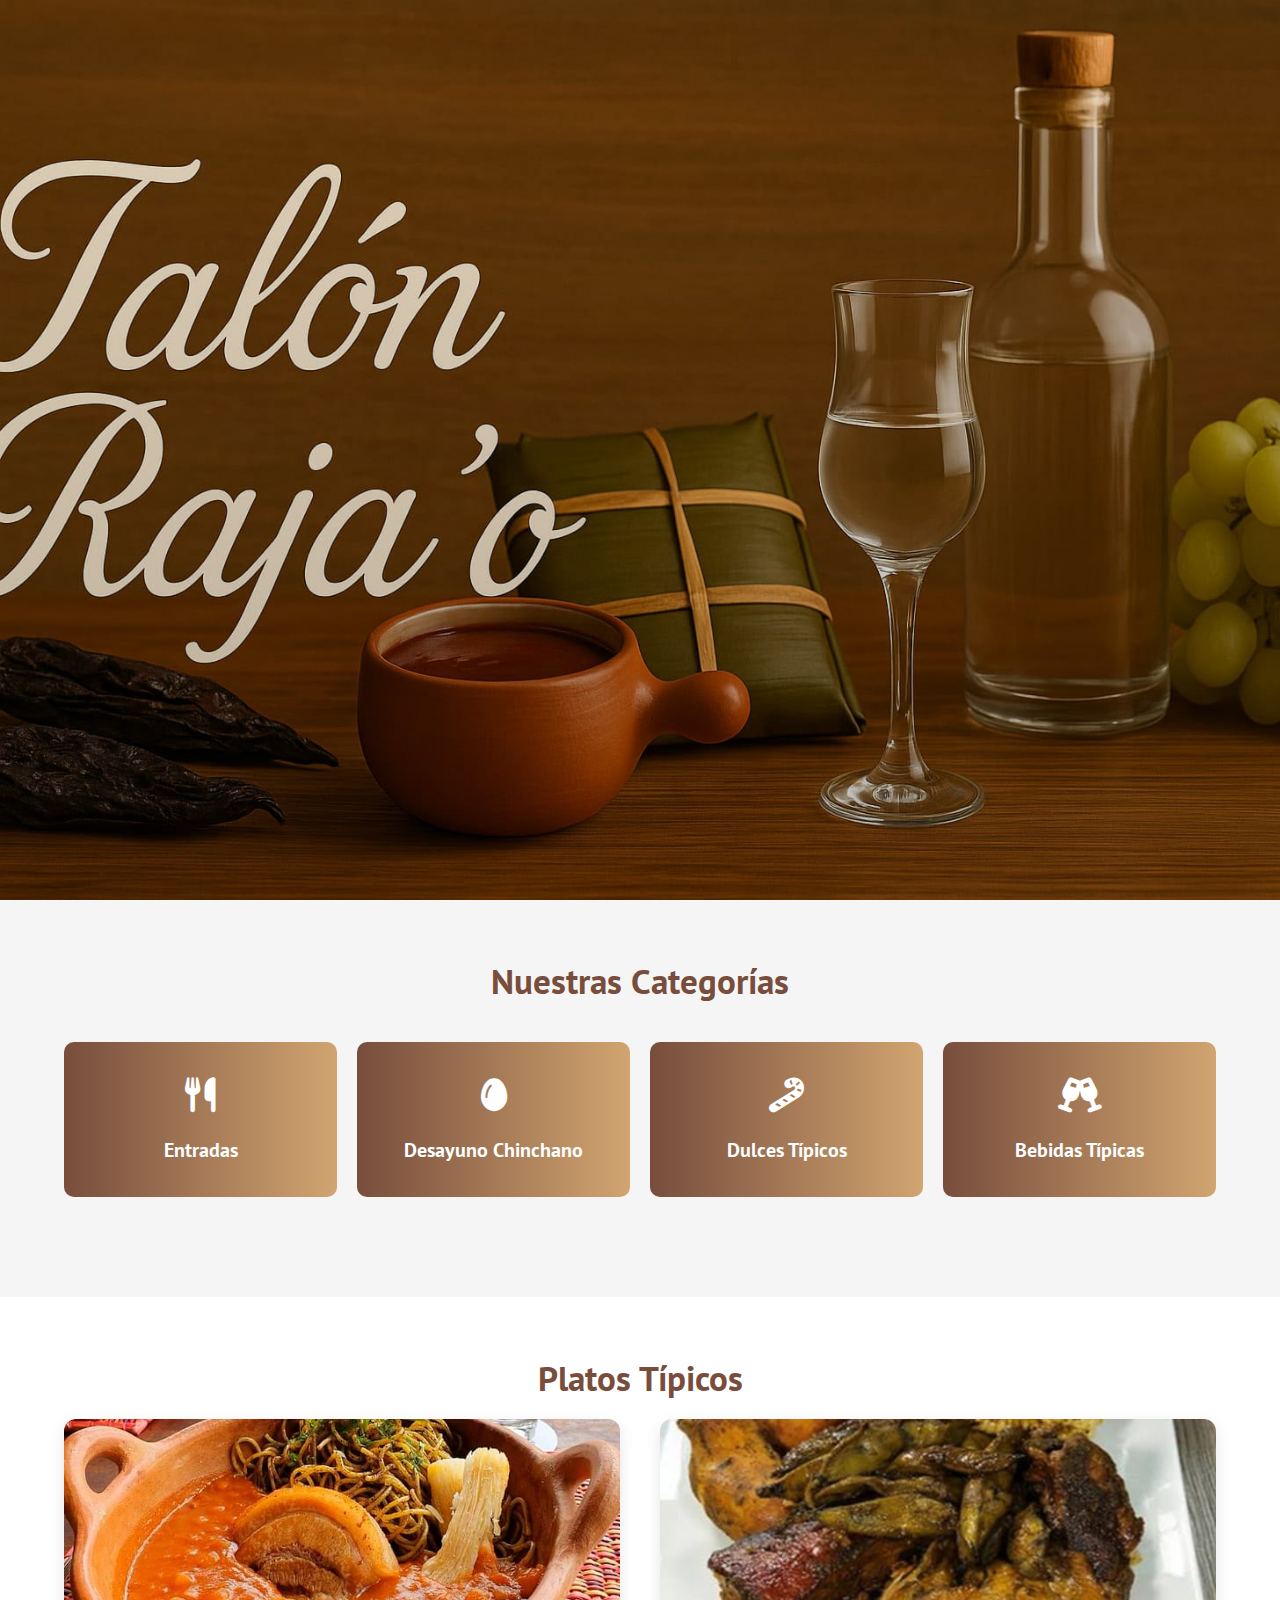
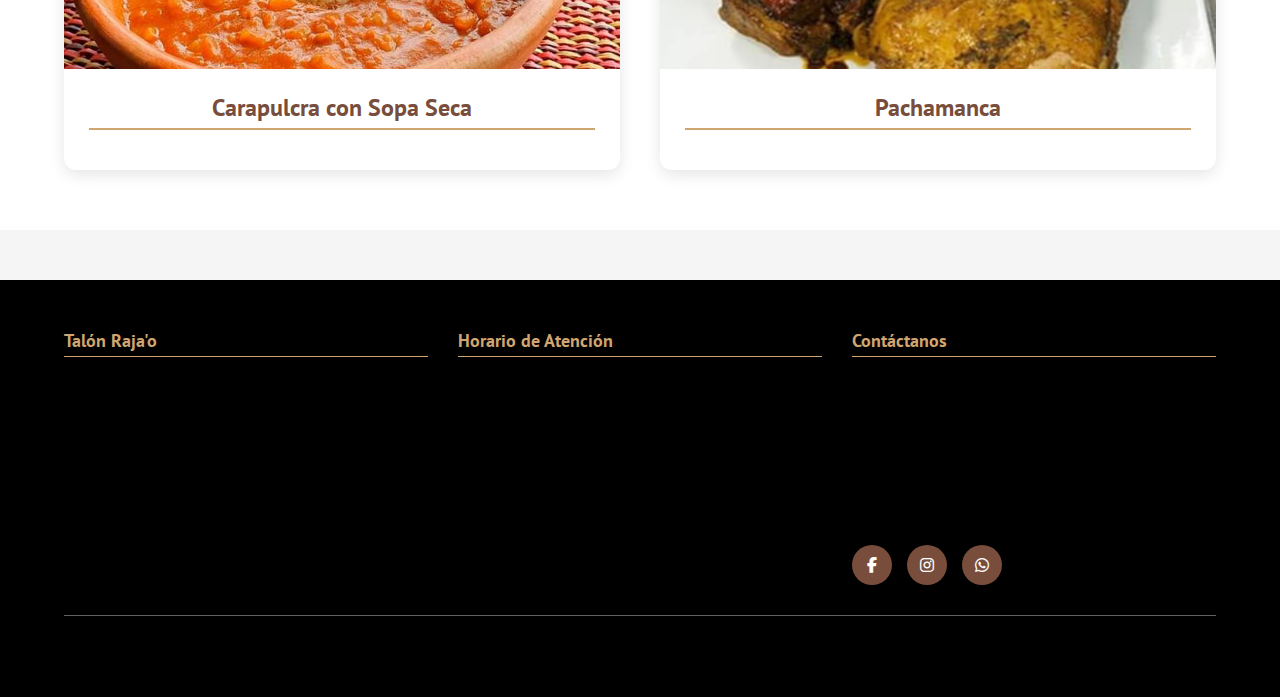
<file: index.html>
<!DOCTYPE html>
<html lang="es">
<head>
    <meta charset="UTF-8" />
    <meta name="viewport" content="width=device-width, initial-scale=1.0" />
    <title>Talón Raja'o - Comida Tradicional</title>
    <link href="https://fonts.googleapis.com/css2?family=Kaushan+Script&family=Open+Sans:ital,wght@0,300..800;1,300..800&family=PT+Sans:wght@400;700&display=swap" rel="stylesheet">
    <link rel="stylesheet" href="https://cdnjs.cloudflare.com/ajax/libs/font-awesome/6.4.0/css/all.min.css">
    <link rel="stylesheet" href="css/style.css">
</head>
<body>
    <a href="index.html">
        <header class="header">
            <div class="box-shadow"></div>
            <div class="contenedor">
                <div class="barra">
                    <a href="index.html" class="logo">
                    <!--
                        <h1 class="logo__nombre centrar-texto no-margin font-kaushan">
                            Talón Raja'o
                        </h1>
                -->
                    </a>

                    <!-- <nav class="navegacion">
                        <a href="entradas.html" class="navegacion__enlace">Entradas Adicionales</a>
                        <a href="desayuno.html" class="navegacion__enlace">Desayuno Chinchano</a>
                        <a href="dulcestipico.html" class="navegacion__enlace">Dulces Típicos</a>
                        <a href="tragos.html" class="navegacion__enlace">Bebidas Típicas</a>
                    </nav> -->
                </div>
                
                <div class="header__texto">
                <!--     <h2 class="no-margin">Auténtica Comida Tradicional</h2> -->
                <!--  <p class="header__slogan">Sabores que evocan recuerdos y crean momentos</p> -->
                <!--  <a href="#platos" class="btn">Ver Especialidades</a> -->
                </div>
            </div>
        </header>
    </a>

    <section class="seccion">
        <div class="contenedor">
            <h2 class="centrar-texto">Nuestras Categorías</h2>
            
            <div class="categorias">
                  
                 <a href="entradas.html">
                    <div class="categoria">
                        <div class="categoria__icono">
                            <i class="fas fa-utensils"></i>
                        </div>
                        <h3 class="categoria__titulo">Entradas</h3>
                    </div>
                </a> 
                 
                <a href="desayuno.html">
                   <div class="categoria">
                        <div class="categoria__icono">
                            <i class="fas fa-egg"></i>
                        </div>
                        <h3 class="categoria__titulo">Desayuno Chinchano</h3>
                        <!-- <p class="categoria__desc">Energía para comenzar tu día</p> -->
                    </div>                    
                    </a>
           
                <a href="dulcestipico.html">
                    <div class="categoria">
                        <div class="categoria__icono">
                            <i class="fas fa-candy-cane"></i>
                        </div>
                        <h3 class="categoria__titulo">Dulces Típicos</h3>
                        <!-- <p class="categoria__desc">Postres tradicionales con sabor auténtico</p> -->
                    </div>    
                 </a>

                <a href="tragos.html">
                     <div class="categoria" >
                        <div class="categoria__icono">
                            <i class="fas fa-glass-cheers"></i>
                        </div>
                        <h3 class="categoria__titulo">Bebidas Típicas</h3>
                        <!-- <p class="categoria__desc">Acompaña tu comida con bebidas tradicionales</p> -->
                    </div>
                </a>
            </div>
        </div>
    </section>

    <section id="platos" class="seccion seccion--clara">
        <div class="contenedor">
            <h2 class="centrar-texto">Platos Típicos</h2>
            
            <div class="contenido-principal">
                <article class="entrada">
                    <div class="entrada__imagen">
                        <img src="img/Plato Principal/carapulcra_fotoprincipal.jpg" alt="Carapulcra con Sopa Seca" loading="lazy" />
                    </div>
                    <div class="entrada__contenido">
                        <h3 class="entrada__titulo no-margin centrar-texto">Carapulcra con Sopa Seca</h3>
                   <!--      <p class="entrada__texto alinear-justificar">
                            La carapulcra con sopa seca ofrece una experiencia gastronómica rica y satisfactoria, con la combinación de texturas y sabores de ambos platos, 
                            la textura robusta de la carapulcra y la complejidad y el equilibrio de la sopa seca. Esta combinación no solo es un festín para el paladar, 
                            sino también un reflejo de la rica herencia cultural y culinaria de la Provincia de Chincha.
                        </p> -->
                    <!--     <span class="precio">S/ 25.00</span>
                        <a href="#" class="btn">Ordenar Ahora</a> -->
                    </div>
                </article>

                <article class="entrada">
                    <div class="entrada__imagen">
                        <img src="img/Plato Principal/pachamanca.jpg" alt="Pachamanca" loading="lazy" />
                    </div>
                    <div class="entrada__contenido">
                        <h3 class="entrada__titulo no-margin centrar-texto">Pachamanca</h3>
                       <!--  <p class="entrada__texto alinear-justificar">
                            La pachamanca tiene un sabor profundo y complejo debido a la combinación de diversas hierbas, especias y el método de cocción lento. La carne queda tierna y jugosa, mientras que los vegetales absorben los sabores de las hierbas y especias. Los ingredientes típicos incluyen carnes como cerdo, pollo, cordero, o res, papas, 
                            camotes, choclo, queso y a veces habas. Las carnes y vegetales se sazonan con una mezcla de especias, hierbas, y ajíes para darles sabor.
                        </p> -->
                       <!--  <span class="precio">S/ 35.00</span>
                        <a href="#" class="btn">Ordenar Ahora</a> -->
                    </div>
                </article>
            </div>
        </div>
    </section>

    
    <footer class="footer">
        <div class="contenedor">
            <div class="footer__contenido">
                <div class="footer__seccion">
                    <h4>Talón Raja'o</h4>
                    <p>Auténtica comida tradicional preparada con recetas ancestrales y los mejores ingredientes.</p>
                </div>
                
            <!--     <div class="footer__seccion">
                    <h4>Enlaces Rápidos</h4>
                    <a href="index.html" class="footer__enlace">Inicio</a>
                    <a href="nosotros.html" class="footer__enlace">Nosotros</a>
                    <a href="menu.html" class="footer__enlace">Menú Completo</a>
                    <a href="contacto.html" class="footer__enlace">Contacto</a>
                </div> -->
                
                <div class="footer__seccion">
                    <h4>Horario de Atención</h4>
                    <p>Viernes y Sábado: 12:00 am - 4:00 pm</p>
                   
                </div>
                
                <div class="footer__seccion">
                    <h4>Contáctanos</h4>
                    <p><i class="fas fa-map-marker-alt"></i> Av. Argentina N° 778 C.C El Reloj 3er Piso Puesto 3014/ Frente a las Malvinas, al frente de la canchas de Fulbito</p>
                    <p><i class="fas fa-phone"></i> 903150565 - 935378556</p>
                    <p><i class="fas fa-envelope"></i> amcproducts.ventas@gmail.com</p>
                    
                    <div class="footer__redes">
                        <a href="https://www.facebook.com/profile.php?id=61564654903970&mibextid=qi2Omg&rdid=HOniZevAsXAgO3O5&share_url=https%3A%2F%2Fwww.facebook.com%2Fshare%2FE2smDupSU3duQyJ4%2F%3Fmibextid%3Dqi2Omg"><i class="fab fa-facebook-f"></i></a>
                        <a href="https://www.instagram.com/amcproduts?utm_source=qr&igsh=MTFsaTM4eG1rd3JwZw=="><i class="fab fa-instagram"></i></a>
                        <a href="https://wa.me/903150565"><i class="fab fa-whatsapp"></i></a>
                    </div>
                </div>
            </div>
            
            <div class="footer__copyright">
                <p>&copy; 2025 Talón Raja'o - Todos los derechos reservados</p>
            </div>
        </div>
    </footer>
  
</body>
</html>
</file>
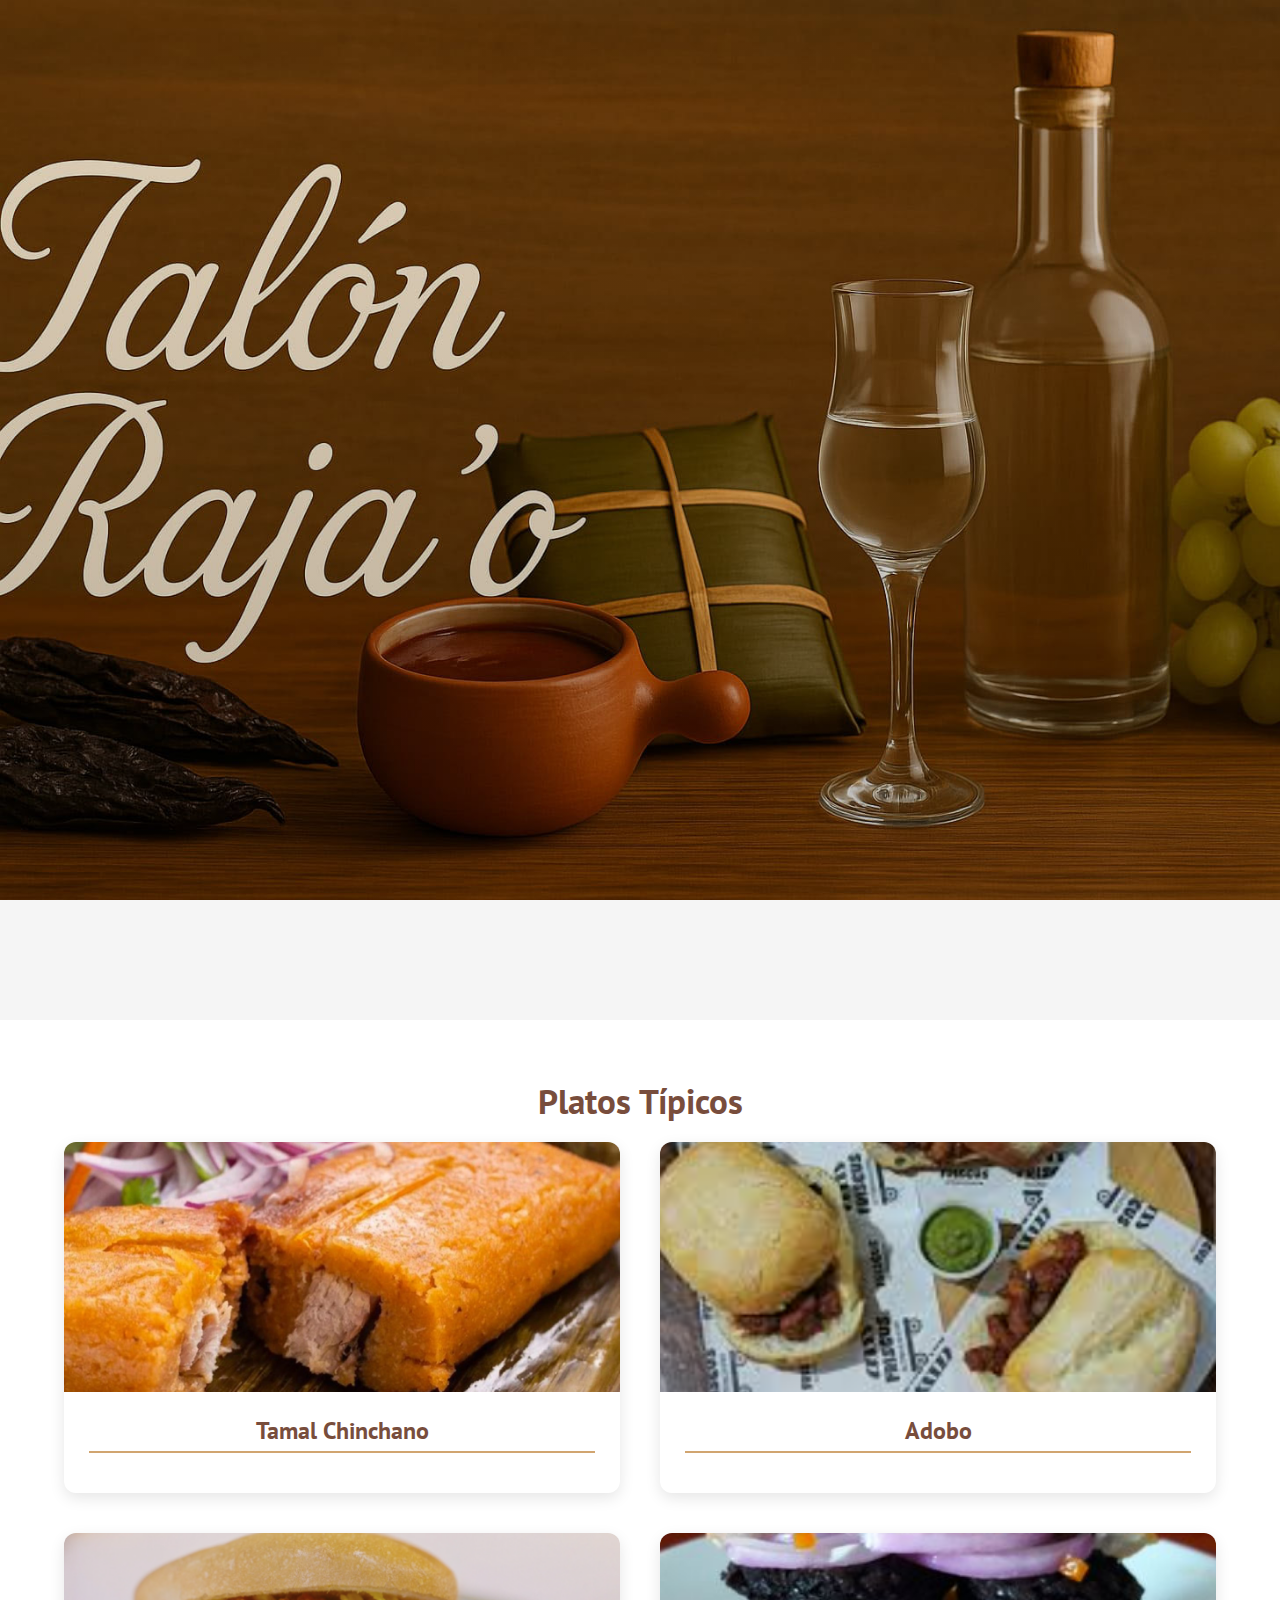
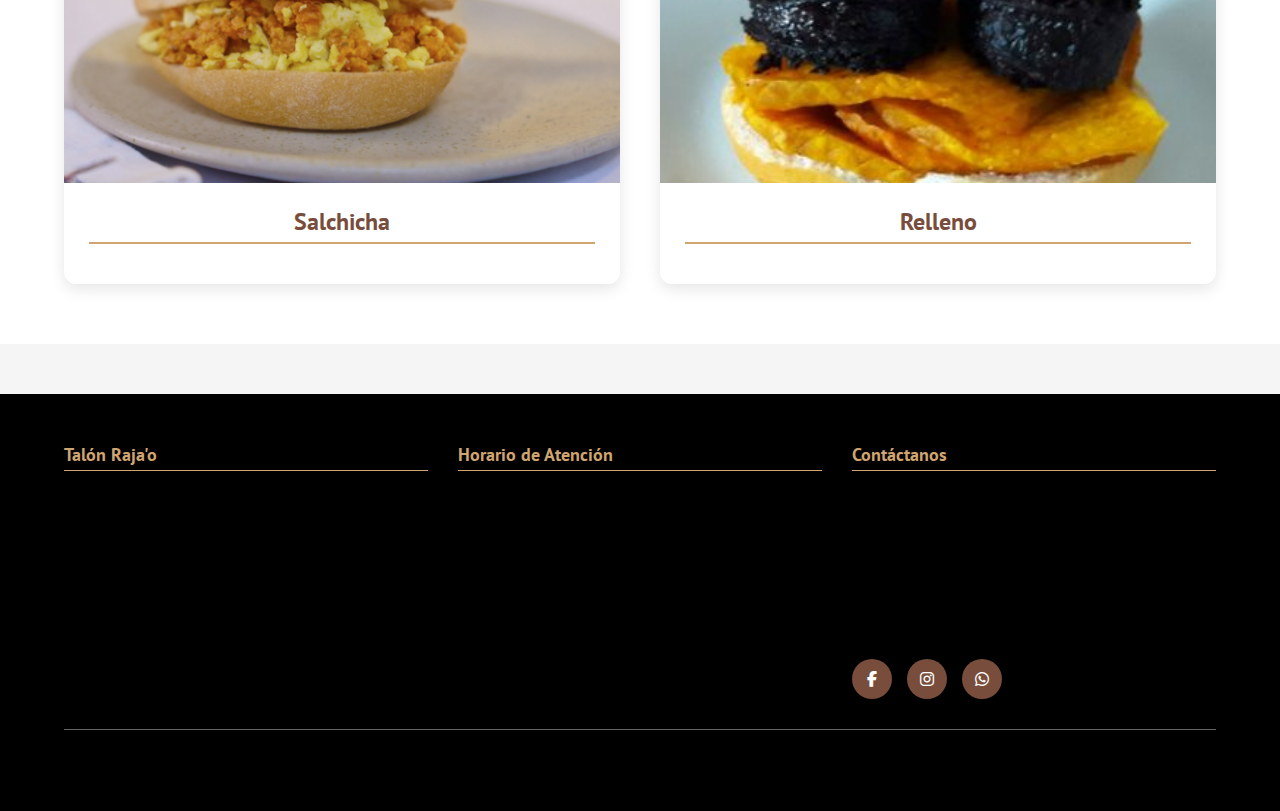
<file: desayuno.html>
<!DOCTYPE html>
<html lang="es">
<head>
    <meta charset="UTF-8" />
    <meta name="viewport" content="width=device-width, initial-scale=1.0" />
    <title>Talón Raja'o - Comida Tradicional</title>
    <link href="https://fonts.googleapis.com/css2?family=Kaushan+Script&family=Open+Sans:ital,wght@0,300..800;1,300..800&family=PT+Sans:wght@400;700&display=swap" rel="stylesheet">
    <link rel="stylesheet" href="https://cdnjs.cloudflare.com/ajax/libs/font-awesome/6.4.0/css/all.min.css">
    <link rel="stylesheet" href="css/style.css">
</head>
<body>
    <header class="header">
        <a href="index.html">
            <div class="box-shadow"></div>
            <div class="contenedor">
                <div class="barra">
                    <a href="index.html" class="logo">
                    </a>

                <!--  <nav class="navegacion">
                        <a href="entradas.html" class="navegacion__enlace">Entradas Adicionales</a>
                        <a href="desayuno.html" class="navegacion__enlace">Desayuno Chinchano</a>
                        <a href="dulcestipico.html" class="navegacion__enlace">Dulces Típicos</a>
                        <a href="tragos.html" class="navegacion__enlace">Bebidas Típicas</a>
                    </nav> -->
                </div>
                
                <div class="header__texto">
                <!--  <h2 class="no-margin">Auténtica Comida Tradicional</h2>
                    <p class="header__slogan">Sabores que evocan recuerdos y crean momentos</p>
                    <a href="#platos" class="btn">Ver Especialidades</a> -->
                </div>
            </div>
        </a>
    </header>

    <section class="seccion">
       
    </section>

    <section id="platos" class="seccion seccion--clara">
      <div class="contenedor">
            <h2 class="centrar-texto">Platos Típicos</h2>
            
            <div class="contenido-principal">
                <article class="entrada">
                    <div class="entrada__imagen">
                        <img src="img/Desayuno/tamal2.png" alt="Tamal Chinchano" loading="lazy" />
                    </div>
                    <div class="entrada__contenido">
                        <h3 class="entrada__titulo no-margin centrar-texto">Tamal Chinchano</h3>
                      <!--   <p class="entrada__texto alinear-justificar">
                            La carapulcra con sopa seca ofrece una experiencia gastronómica rica y satisfactoria, con la combinación de texturas y sabores de ambos platos, 
                            la textura robusta de la carapulcra y la complejidad y el equilibrio de la sopa seca. Esta combinación no solo es un festín para el paladar, 
                            sino también un reflejo de la rica herencia cultural y culinaria de la Provincia de Chincha.
                        </p> -->
                    <!--     <span class="precio">S/ 25.00</span>
                        <a href="#" class="btn">Ordenar Ahora</a> -->
                    </div>
                </article>

                <article class="entrada">
                    <div class="entrada__imagen">
                        <img src="img/Desayuno/adobo2.png" alt="Adobo" loading="lazy" />
                    </div>
                    <div class="entrada__contenido">
                        <h3 class="entrada__titulo no-margin centrar-texto">Adobo</h3>
                        <!-- <p class="entrada__texto alinear-justificar">
                            La pachamanca tiene un sabor profundo y complejo debido a la combinación de diversas hierbas, especias y el método de cocción lento. La carne queda tierna y jugosa, mientras que los vegetales absorben los sabores de las hierbas y especias. Los ingredientes típicos incluyen carnes como cerdo, pollo, cordero, o res, papas, 
                            camotes, choclo, queso y a veces habas. Las carnes y vegetales se sazonan con una mezcla de especias, hierbas, y ajíes para darles sabor.
                        </p> -->
                       <!--  <span class="precio">S/ 35.00</span>
                        <a href="#" class="btn">Ordenar Ahora</a> -->
                    </div>
                </article>
                
                <article class="entrada">
                    <div class="entrada__imagen">
                        <img src="img/Desayuno/salchicha2.png" alt="Salchicha" loading="lazy" />
                    </div>
                    <div class="entrada__contenido">
                        <h3 class="entrada__titulo no-margin centrar-texto">Salchicha</h3>
                        <!-- <p class="entrada__texto alinear-justificar">
                            La pachamanca tiene un sabor profundo y complejo debido a la combinación de diversas hierbas, especias y el método de cocción lento. La carne queda tierna y jugosa, mientras que los vegetales absorben los sabores de las hierbas y especias. Los ingredientes típicos incluyen carnes como cerdo, pollo, cordero, o res, papas, 
                            camotes, choclo, queso y a veces habas. Las carnes y vegetales se sazonan con una mezcla de especias, hierbas, y ajíes para darles sabor.
                        </p> -->
                       <!--  <span class="precio">S/ 35.00</span>
                        <a href="#" class="btn">Ordenar Ahora</a> -->
                    </div>
                </article>

                <article class="entrada">
                    <div class="entrada__imagen">
                        <img src="img/Desayuno/relleno.png" alt="Relleno" loading="lazy" />
                    </div>
                    <div class="entrada__contenido">
                        <h3 class="entrada__titulo no-margin centrar-texto">Relleno</h3>
                        <!-- <p class="entrada__texto alinear-justificar">
                            La pachamanca tiene un sabor profundo y complejo debido a la combinación de diversas hierbas, especias y el método de cocción lento. La carne queda tierna y jugosa, mientras que los vegetales absorben los sabores de las hierbas y especias. Los ingredientes típicos incluyen carnes como cerdo, pollo, cordero, o res, papas, 
                            camotes, choclo, queso y a veces habas. Las carnes y vegetales se sazonan con una mezcla de especias, hierbas, y ajíes para darles sabor.
                        </p> -->
                       <!--  <span class="precio">S/ 35.00</span>
                        <a href="#" class="btn">Ordenar Ahora</a> -->
                    </div>
                </article>
            </div>
        </div>
    </section>

     <footer class="footer">
        <div class="contenedor">
            <div class="footer__contenido">
                <div class="footer__seccion">
                    <h4>Talón Raja'o</h4>
                    <p>Auténtica comida tradicional preparada con recetas ancestrales y los mejores ingredientes.</p>
                </div>
                
            <!--     <div class="footer__seccion">
                    <h4>Enlaces Rápidos</h4>
                    <a href="index.html" class="footer__enlace">Inicio</a>
                    <a href="nosotros.html" class="footer__enlace">Nosotros</a>
                    <a href="menu.html" class="footer__enlace">Menú Completo</a>
                    <a href="contacto.html" class="footer__enlace">Contacto</a>
                </div> -->
                
                <div class="footer__seccion">
                    <h4>Horario de Atención</h4>
                    <p>Viernes y Sábado: 12:00 am - 4:00 pm</p>
                   
                </div>
                
                <div class="footer__seccion">
                    <h4>Contáctanos</h4>
                    <p><i class="fas fa-map-marker-alt"></i> Av. Argentina N° 778 C.C El Reloj 3er Piso Puesto 3014/ Frente a las Malvinas, al frente de la canchas de Fulbito</p>
                    <p><i class="fas fa-phone"></i> 903150565 - 935378556</p>
                    <p><i class="fas fa-envelope"></i> amcproducts.ventas@gmail.com</p>
                    
                    <div class="footer__redes">
                        <a href="https://www.facebook.com/profile.php?id=61564654903970&mibextid=qi2Omg&rdid=HOniZevAsXAgO3O5&share_url=https%3A%2F%2Fwww.facebook.com%2Fshare%2FE2smDupSU3duQyJ4%2F%3Fmibextid%3Dqi2Omg"><i class="fab fa-facebook-f"></i></a>
                        <a href="https://www.instagram.com/amcproduts?utm_source=qr&igsh=MTFsaTM4eG1rd3JwZw=="><i class="fab fa-instagram"></i></a>
                        <a href="https://wa.me/903150565"><i class="fab fa-whatsapp"></i></a>
                    </div>
                </div>
            </div>
            
            <div class="footer__copyright">
                <p>&copy; 2025 Talón Raja'o - Todos los derechos reservados</p>
            </div>
        </div>
    </footer>
</body>
</html>
</file>
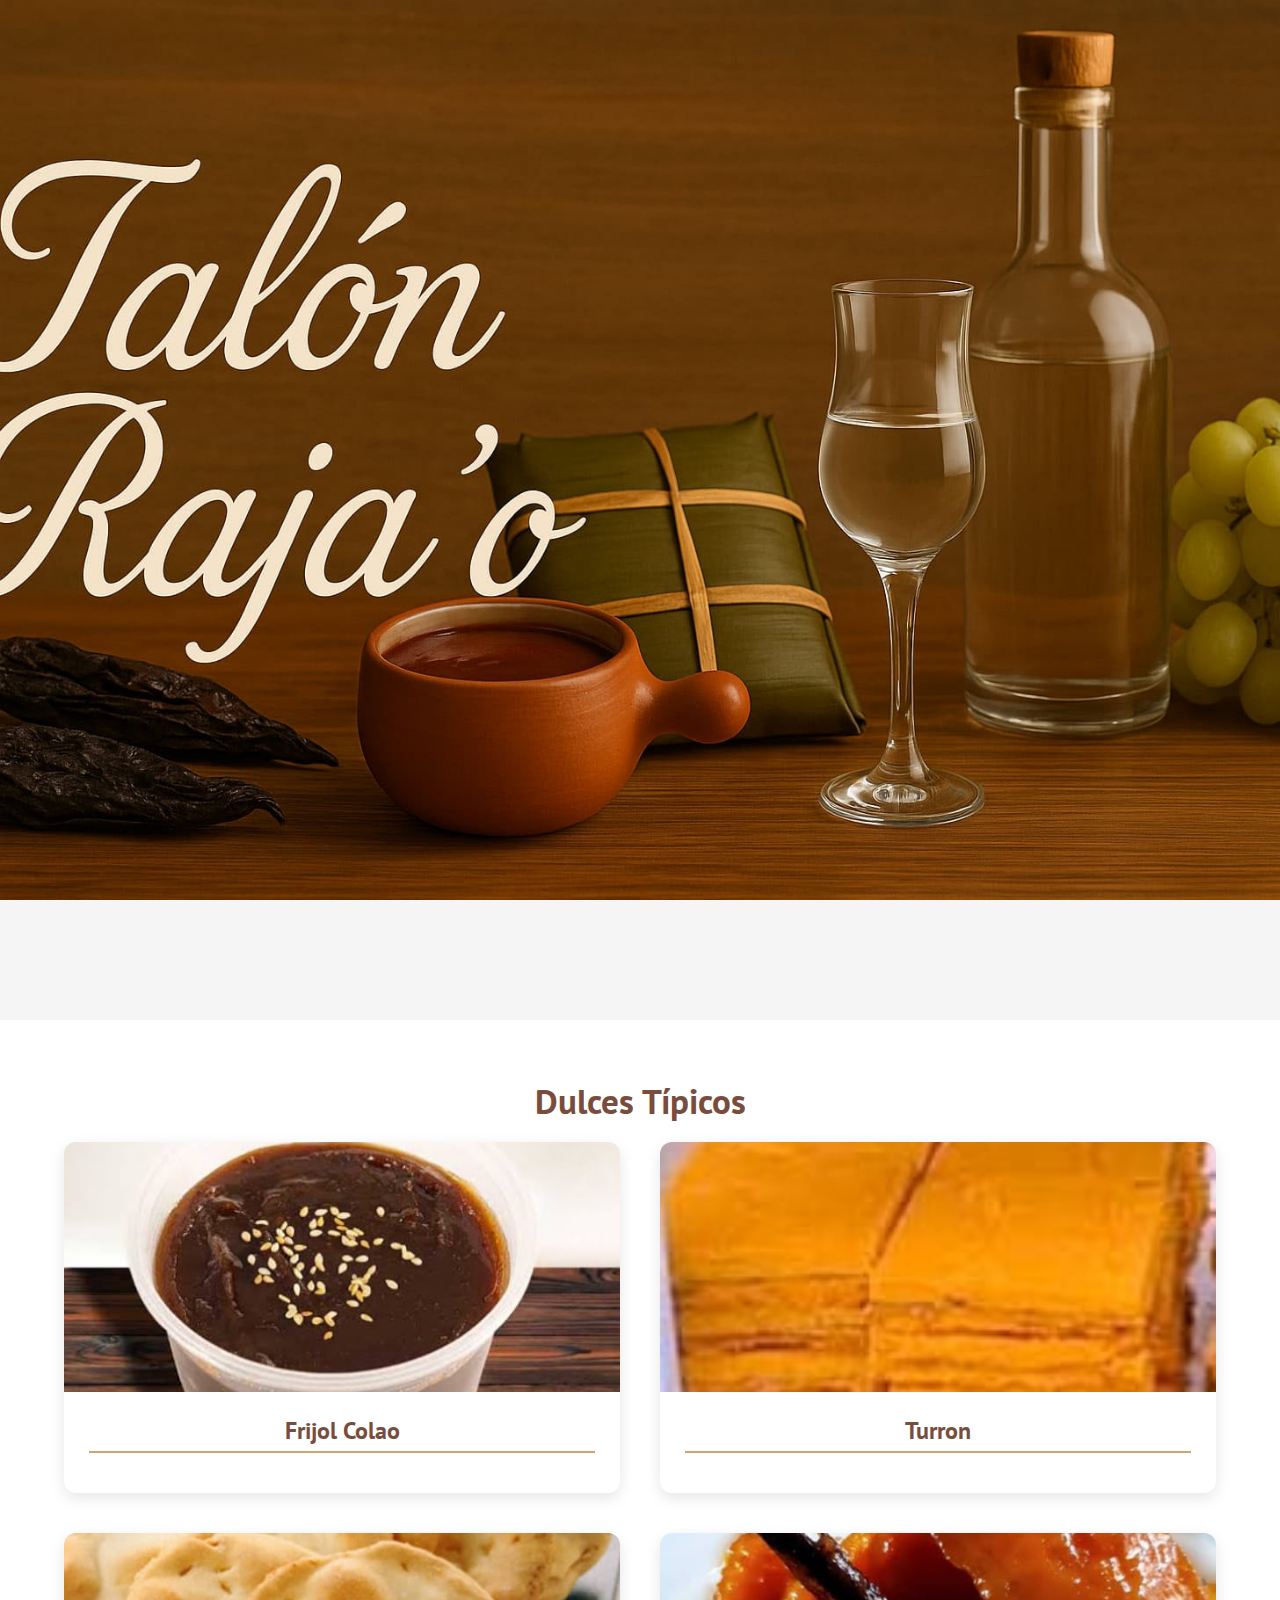
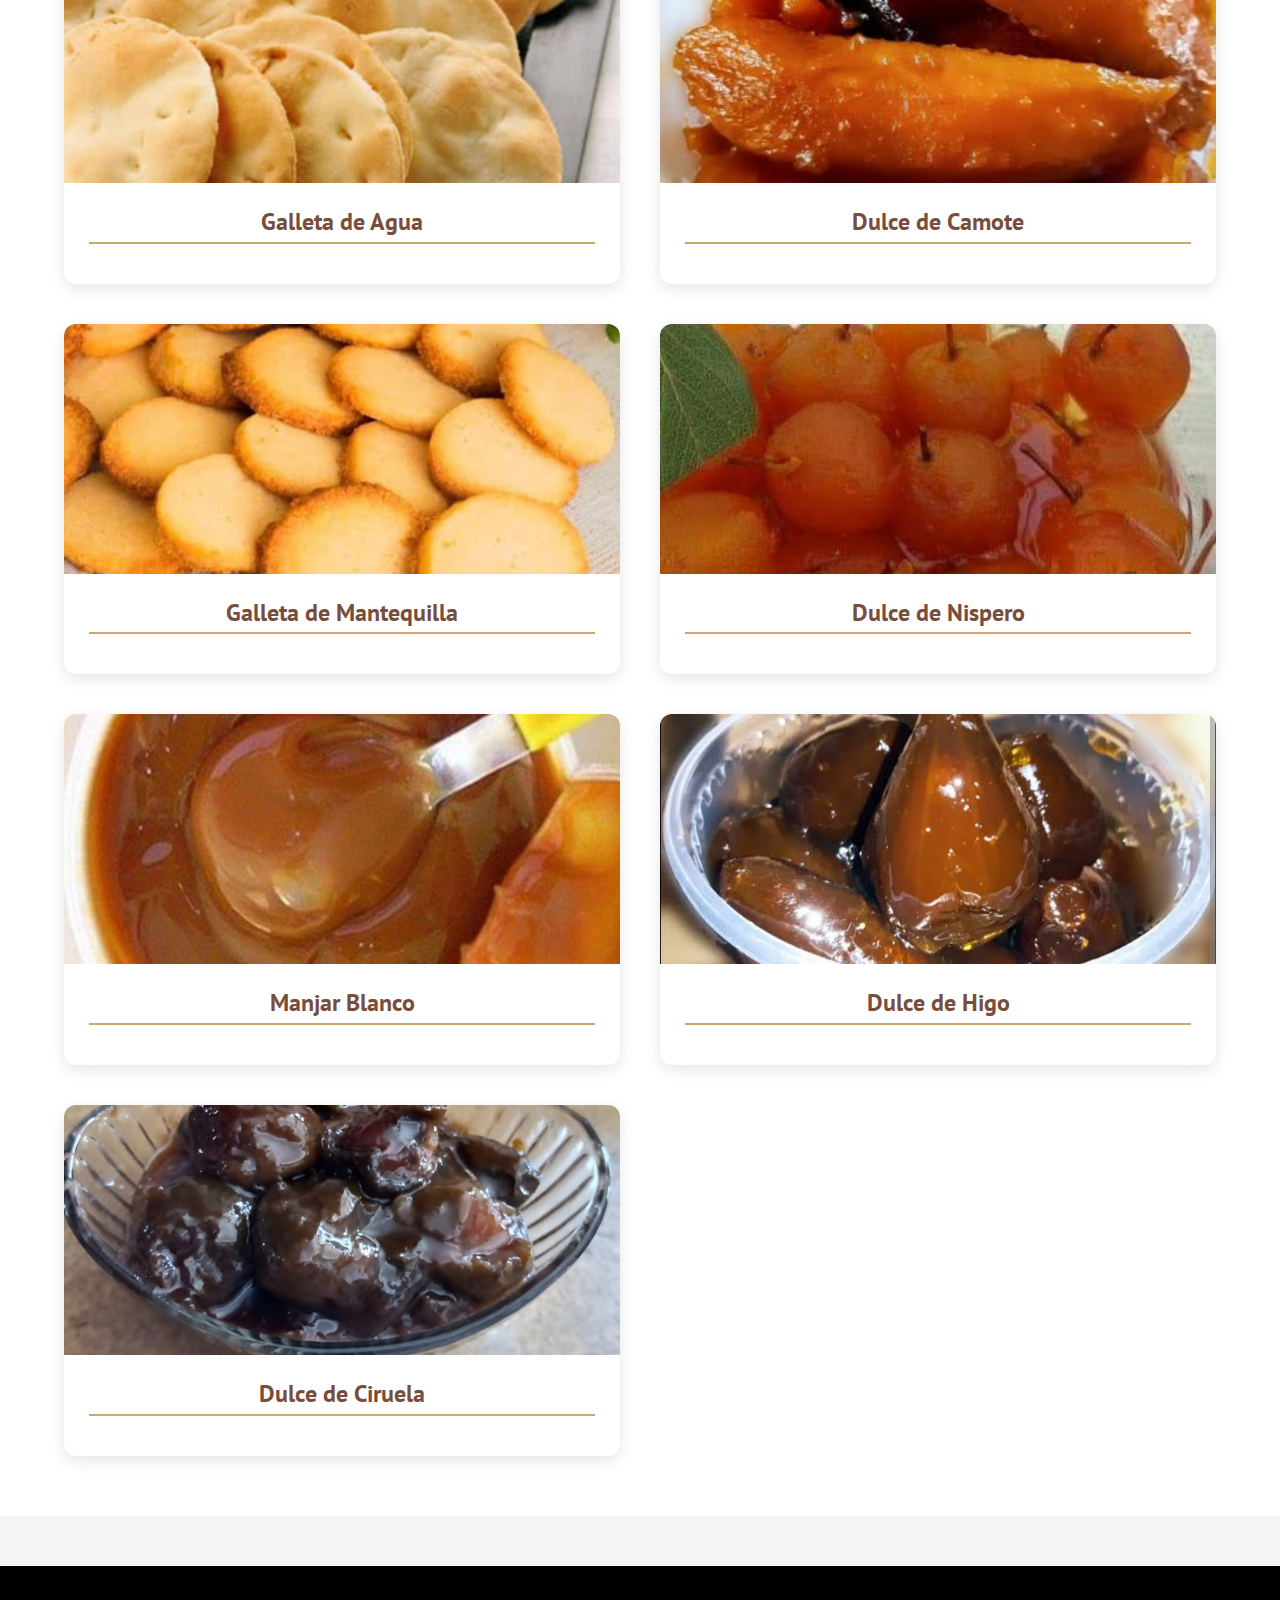
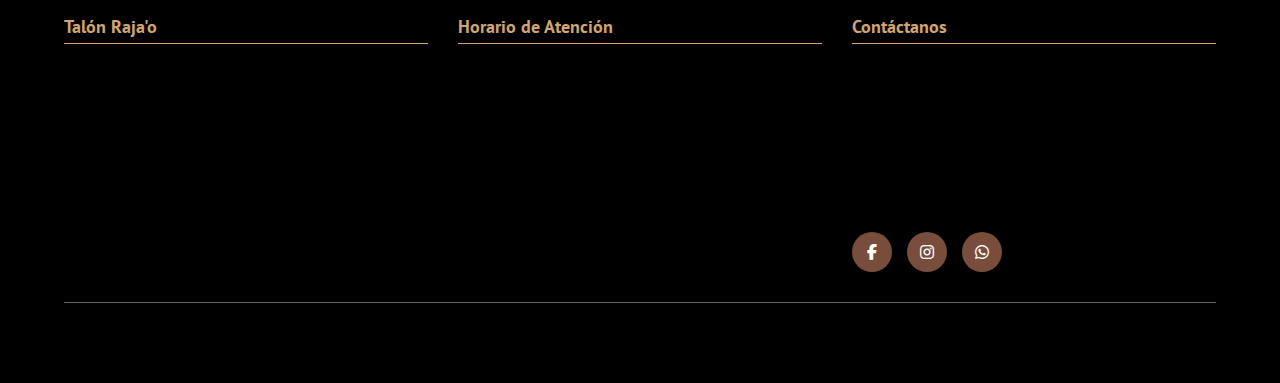
<file: dulcestipico.html>
<!DOCTYPE html>
<html lang="es">
<head>
    <meta charset="UTF-8" />
    <meta name="viewport" content="width=device-width, initial-scale=1.0" />
    <title>Talón Raja'o - Comida Tradicional</title>
    <link href="https://fonts.googleapis.com/css2?family=Kaushan+Script&family=Open+Sans:ital,wght@0,300..800;1,300..800&family=PT+Sans:wght@400;700&display=swap" rel="stylesheet">
    <link rel="stylesheet" href="https://cdnjs.cloudflare.com/ajax/libs/font-awesome/6.4.0/css/all.min.css">
    <link rel="stylesheet" href="css/style.css">
</head>
<body>
    <a href="index.html">
        <header class="header">
            <!-- <div class="box-shadow"></div>
            <div class="contenedor">
                <div class="barra">
                    <a href="index.html" class="logo">
                    </a>

                    <!-- <nav class="navegacion">
                        <a href="entradas.html" class="navegacion__enlace">Entradas Adicionales</a>
                        <a href="desayuno.html" class="navegacion__enlace">Desayuno Chinchano</a>
                        <a href="dulcestipico.html" class="navegacion__enlace">Dulces Típicos</a>
                        <a href="tragos.html" class="navegacion__enlace">Bebidas Típicas</a>
                    </nav> -->
            <!--     </div> -->
                
            <!--  <div class="header__texto">
                <!--     <h2 class="no-margin">Auténtica Comida Tradicional</h2>
                    <p class="header__slogan">Sabores que evocan recuerdos y crean momentos</p>
                    <a href="#platos" class="btn">Ver Especialidades</a> -->
            <!--    </div> -->
            <!-- </div> --> 
        </header>
    </a>

    <section class="seccion">
       
    </section>

    <section id="platos" class="seccion seccion--clara">
        <div class="contenedor">
            <h2 class="centrar-texto">Dulces Típicos</h2>
            
            <div class="contenido-principal">
                <article class="entrada">
                    <div class="entrada__imagen">
                        <img src="img/Dulces/frijol-colado.jpg" alt="Frijol Colao" loading="lazy" />
                    </div>
                    <div class="entrada__contenido">
                        <h3 class="entrada__titulo no-margin centrar-texto">Frijol Colao</h3>
                      <!--   <p class="entrada__texto alinear-justificar">
                            La carapulcra con sopa seca ofrece una experiencia gastronómica rica y satisfactoria, con la combinación de texturas y sabores de ambos platos, 
                            la textura robusta de la carapulcra y la complejidad y el equilibrio de la sopa seca. Esta combinación no solo es un festín para el paladar, 
                            sino también un reflejo de la rica herencia cultural y culinaria de la Provincia de Chincha.
                        </p> -->
                    <!--     <span class="precio">S/ 25.00</span>
                        <a href="#" class="btn">Ordenar Ahora</a> -->
                    </div>
                </article>

                <article class="entrada">
                    <div class="entrada__imagen">
                        <img src="img/Dulces/turron.jpg" alt="Turron" loading="lazy" />
                    </div>
                    <div class="entrada__contenido">
                        <h3 class="entrada__titulo no-margin centrar-texto">Turron</h3>
                      <!--   <p class="entrada__texto alinear-justificar">
                            La pachamanca tiene un sabor profundo y complejo debido a la combinación de diversas hierbas, especias y el método de cocción lento. La carne queda tierna y jugosa, mientras que los vegetales absorben los sabores de las hierbas y especias. Los ingredientes típicos incluyen carnes como cerdo, pollo, cordero, o res, papas, 
                            camotes, choclo, queso y a veces habas. Las carnes y vegetales se sazonan con una mezcla de especias, hierbas, y ajíes para darles sabor.
                        </p> -->
                       <!--  <span class="precio">S/ 35.00</span>
                        <a href="#" class="btn">Ordenar Ahora</a> -->
                    </div>
                </article>

                <article class="entrada">
                    <div class="entrada__imagen">
                        <img src="img/Dulces/galleta-agua.jpg" alt="Galleta de Agua" loading="lazy" />
                    </div>
                    <div class="entrada__contenido">
                        <h3 class="entrada__titulo no-margin centrar-texto">Galleta de Agua</h3>
                      <!--   <p class="entrada__texto alinear-justificar">
                            La pachamanca tiene un sabor profundo y complejo debido a la combinación de diversas hierbas, especias y el método de cocción lento. La carne queda tierna y jugosa, mientras que los vegetales absorben los sabores de las hierbas y especias. Los ingredientes típicos incluyen carnes como cerdo, pollo, cordero, o res, papas, 
                            camotes, choclo, queso y a veces habas. Las carnes y vegetales se sazonan con una mezcla de especias, hierbas, y ajíes para darles sabor.
                        </p> -->
                       <!--  <span class="precio">S/ 35.00</span>
                        <a href="#" class="btn">Ordenar Ahora</a> -->
                    </div>
                </article>

                <article class="entrada">
                    <div class="entrada__imagen">
                        <img src="img/Dulces/dulce-camote.jpg" alt="Dulce de Camote" loading="lazy" />
                    </div>
                    <div class="entrada__contenido">
                        <h3 class="entrada__titulo no-margin centrar-texto">Dulce de Camote</h3>
                      <!--   <p class="entrada__texto alinear-justificar">
                            La pachamanca tiene un sabor profundo y complejo debido a la combinación de diversas hierbas, especias y el método de cocción lento. La carne queda tierna y jugosa, mientras que los vegetales absorben los sabores de las hierbas y especias. Los ingredientes típicos incluyen carnes como cerdo, pollo, cordero, o res, papas, 
                            camotes, choclo, queso y a veces habas. Las carnes y vegetales se sazonan con una mezcla de especias, hierbas, y ajíes para darles sabor.
                        </p> -->
                       <!--  <span class="precio">S/ 35.00</span>
                        <a href="#" class="btn">Ordenar Ahora</a> -->
                    </div>
                </article>

                <article class="entrada">
                    <div class="entrada__imagen">
                        <img src="img/Dulces/galleta-mantequilla.jpg" alt="Galleta de Mantequilla" loading="lazy" />
                    </div>
                    <div class="entrada__contenido">
                        <h3 class="entrada__titulo no-margin centrar-texto">Galleta de Mantequilla</h3>
                      <!--   <p class="entrada__texto alinear-justificar">
                            La pachamanca tiene un sabor profundo y complejo debido a la combinación de diversas hierbas, especias y el método de cocción lento. La carne queda tierna y jugosa, mientras que los vegetales absorben los sabores de las hierbas y especias. Los ingredientes típicos incluyen carnes como cerdo, pollo, cordero, o res, papas, 
                            camotes, choclo, queso y a veces habas. Las carnes y vegetales se sazonan con una mezcla de especias, hierbas, y ajíes para darles sabor.
                        </p> -->
                       <!--  <span class="precio">S/ 35.00</span>
                        <a href="#" class="btn">Ordenar Ahora</a> -->
                    </div>
                </article>

                <article class="entrada">
                    <div class="entrada__imagen">
                        <img src="img/Dulces/dulce-nispero.jpg" alt="Dulce de Nispero" loading="lazy" />
                    </div>
                    <div class="entrada__contenido">
                        <h3 class="entrada__titulo no-margin centrar-texto">Dulce de Nispero</h3>
                      <!--   <p class="entrada__texto alinear-justificar">
                            La pachamanca tiene un sabor profundo y complejo debido a la combinación de diversas hierbas, especias y el método de cocción lento. La carne queda tierna y jugosa, mientras que los vegetales absorben los sabores de las hierbas y especias. Los ingredientes típicos incluyen carnes como cerdo, pollo, cordero, o res, papas, 
                            camotes, choclo, queso y a veces habas. Las carnes y vegetales se sazonan con una mezcla de especias, hierbas, y ajíes para darles sabor.
                        </p> -->
                       <!--  <span class="precio">S/ 35.00</span>
                        <a href="#" class="btn">Ordenar Ahora</a> -->
                    </div>
                </article>

                <article class="entrada">
                    <div class="entrada__imagen">
                        <img src="img/Dulces/manjar-blanco.jpg" alt="Manjar Blanco" loading="lazy" />
                    </div>
                    <div class="entrada__contenido">
                        <h3 class="entrada__titulo no-margin centrar-texto">Manjar Blanco</h3>
                      <!--   <p class="entrada__texto alinear-justificar">
                            La pachamanca tiene un sabor profundo y complejo debido a la combinación de diversas hierbas, especias y el método de cocción lento. La carne queda tierna y jugosa, mientras que los vegetales absorben los sabores de las hierbas y especias. Los ingredientes típicos incluyen carnes como cerdo, pollo, cordero, o res, papas, 
                            camotes, choclo, queso y a veces habas. Las carnes y vegetales se sazonan con una mezcla de especias, hierbas, y ajíes para darles sabor.
                        </p> -->
                       <!--  <span class="precio">S/ 35.00</span>
                        <a href="#" class="btn">Ordenar Ahora</a> -->
                    </div>
                </article>

                <article class="entrada">
                    <div class="entrada__imagen">
                        <img src="img/Dulces/dulce-higo.jpg" alt="Dulce de Higo" loading="lazy" />
                    </div>
                    <div class="entrada__contenido">
                        <h3 class="entrada__titulo no-margin centrar-texto">Dulce de Higo</h3>
                      <!--   <p class="entrada__texto alinear-justificar">
                            La pachamanca tiene un sabor profundo y complejo debido a la combinación de diversas hierbas, especias y el método de cocción lento. La carne queda tierna y jugosa, mientras que los vegetales absorben los sabores de las hierbas y especias. Los ingredientes típicos incluyen carnes como cerdo, pollo, cordero, o res, papas, 
                            camotes, choclo, queso y a veces habas. Las carnes y vegetales se sazonan con una mezcla de especias, hierbas, y ajíes para darles sabor.
                        </p> -->
                       <!--  <span class="precio">S/ 35.00</span>
                        <a href="#" class="btn">Ordenar Ahora</a> -->
                    </div>
                </article>

                <article class="entrada">
                    <div class="entrada__imagen">
                        <img src="img/Dulces/dulce Ciruela.jpg" alt="Dulce de Ciruela" loading="lazy" />
                    </div>
                    <div class="entrada__contenido">
                        <h3 class="entrada__titulo no-margin centrar-texto">Dulce de Ciruela</h3>
                      <!--   <p class="entrada__texto alinear-justificar">
                            La pachamanca tiene un sabor profundo y complejo debido a la combinación de diversas hierbas, especias y el método de cocción lento. La carne queda tierna y jugosa, mientras que los vegetales absorben los sabores de las hierbas y especias. Los ingredientes típicos incluyen carnes como cerdo, pollo, cordero, o res, papas, 
                            camotes, choclo, queso y a veces habas. Las carnes y vegetales se sazonan con una mezcla de especias, hierbas, y ajíes para darles sabor.
                        </p> -->
                       <!--  <span class="precio">S/ 35.00</span>
                        <a href="#" class="btn">Ordenar Ahora</a> -->
                    </div>
                </article>
            </div>
        </div>
      
    </section>
 <footer class="footer">
        <div class="contenedor">
            <div class="footer__contenido">
                <div class="footer__seccion">
                    <h4>Talón Raja'o</h4>
                    <p>Auténtica comida tradicional preparada con recetas ancestrales y los mejores ingredientes.</p>
                </div>
                
            <!--     <div class="footer__seccion">
                    <h4>Enlaces Rápidos</h4>
                    <a href="index.html" class="footer__enlace">Inicio</a>
                    <a href="nosotros.html" class="footer__enlace">Nosotros</a>
                    <a href="menu.html" class="footer__enlace">Menú Completo</a>
                    <a href="contacto.html" class="footer__enlace">Contacto</a>
                </div> -->
                
                <div class="footer__seccion">
                    <h4>Horario de Atención</h4>
                    <p>Viernes y Sábado: 12:00 am - 4:00 pm</p>
                   
                </div>
                
                <div class="footer__seccion">
                    <h4>Contáctanos</h4>
                    <p><i class="fas fa-map-marker-alt"></i> Av. Argentina N° 778 C.C El Reloj 3er Piso Puesto 3014/ Frente a las Malvinas, al frente de la canchas de Fulbito</p>
                    <p><i class="fas fa-phone"></i> 903150565 - 935378556</p>
                    <p><i class="fas fa-envelope"></i> amcproducts.ventas@gmail.com</p>
                    
                    <div class="footer__redes">
                        <a href="https://www.facebook.com/profile.php?id=61564654903970&mibextid=qi2Omg&rdid=HOniZevAsXAgO3O5&share_url=https%3A%2F%2Fwww.facebook.com%2Fshare%2FE2smDupSU3duQyJ4%2F%3Fmibextid%3Dqi2Omg"><i class="fab fa-facebook-f"></i></a>
                        <a href="https://www.instagram.com/amcproduts?utm_source=qr&igsh=MTFsaTM4eG1rd3JwZw=="><i class="fab fa-instagram"></i></a>
                        <a href="https://wa.me/903150565"><i class="fab fa-whatsapp"></i></a>
                    </div>
                </div>
            </div>
            
            <div class="footer__copyright">
                <p>&copy; 2025 Talón Raja'o - Todos los derechos reservados</p>
            </div>
        </div>
    </footer>
</body>
</html>
</file>
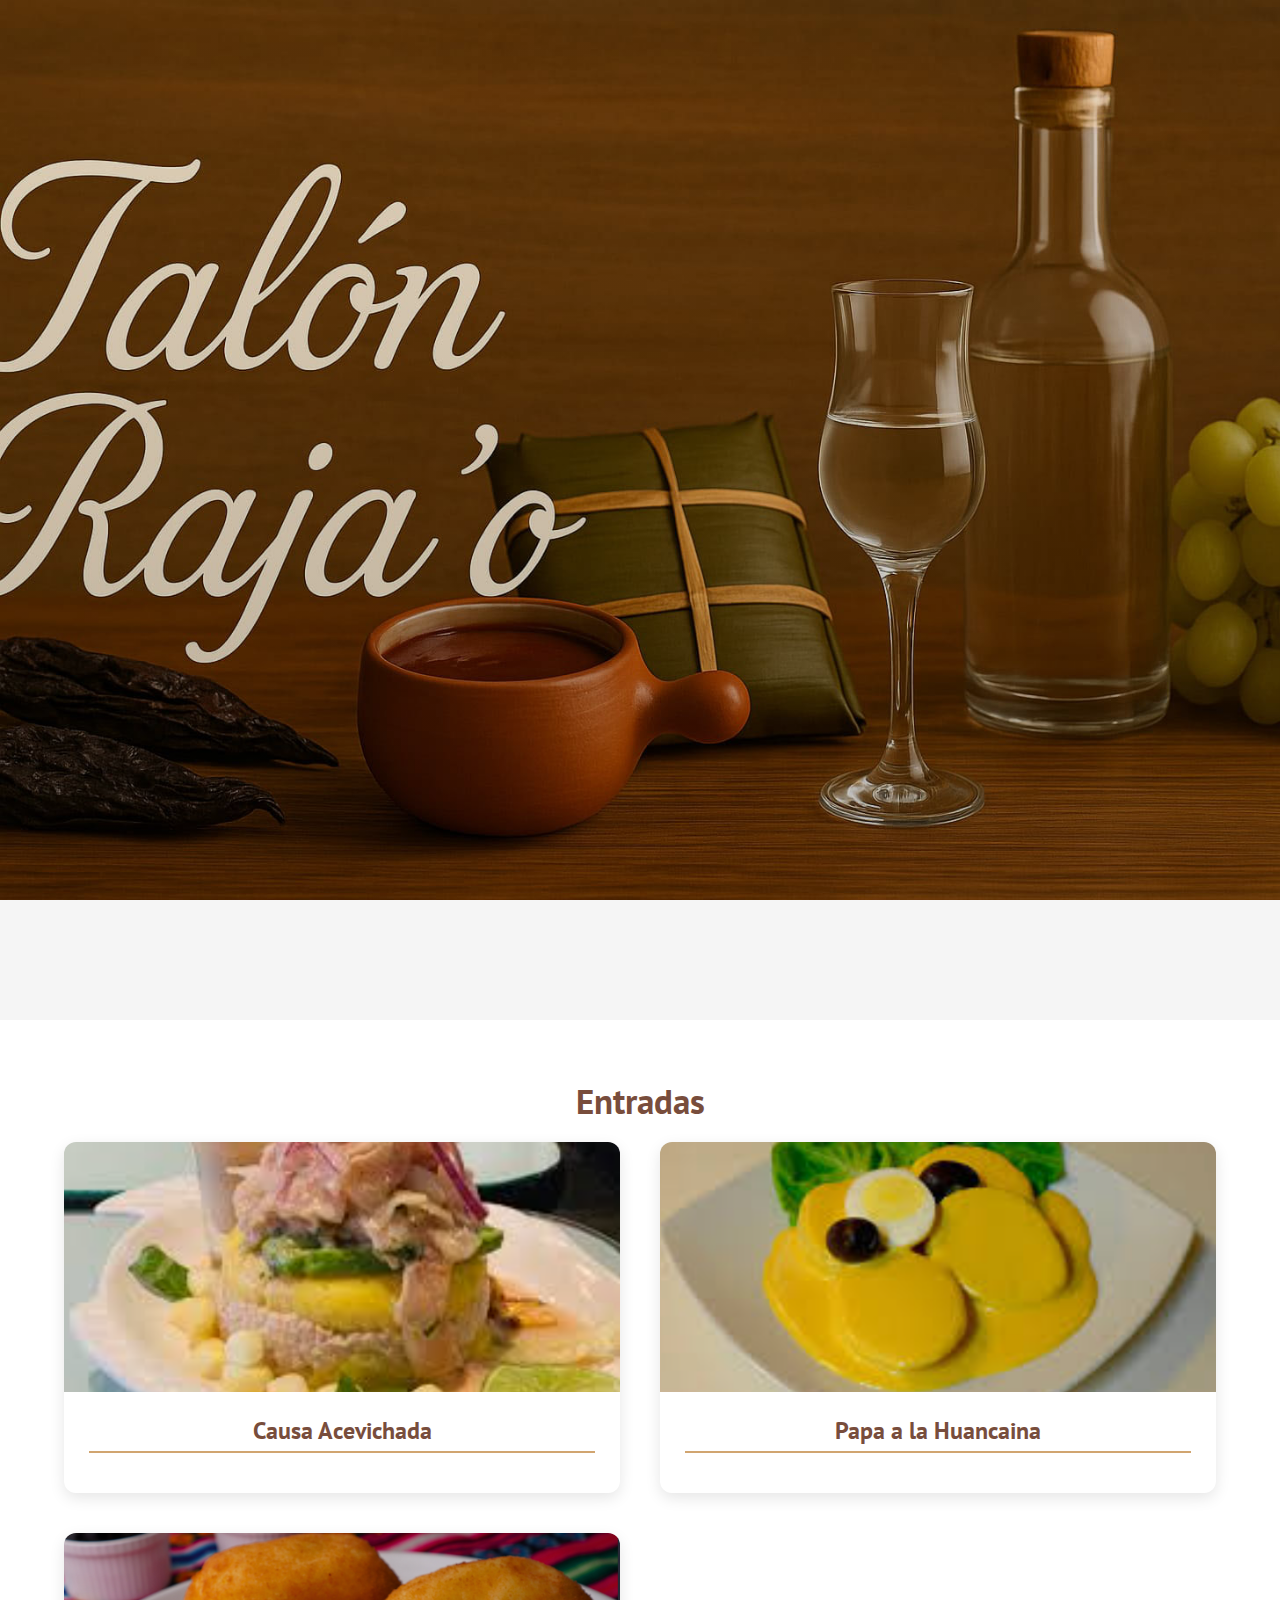
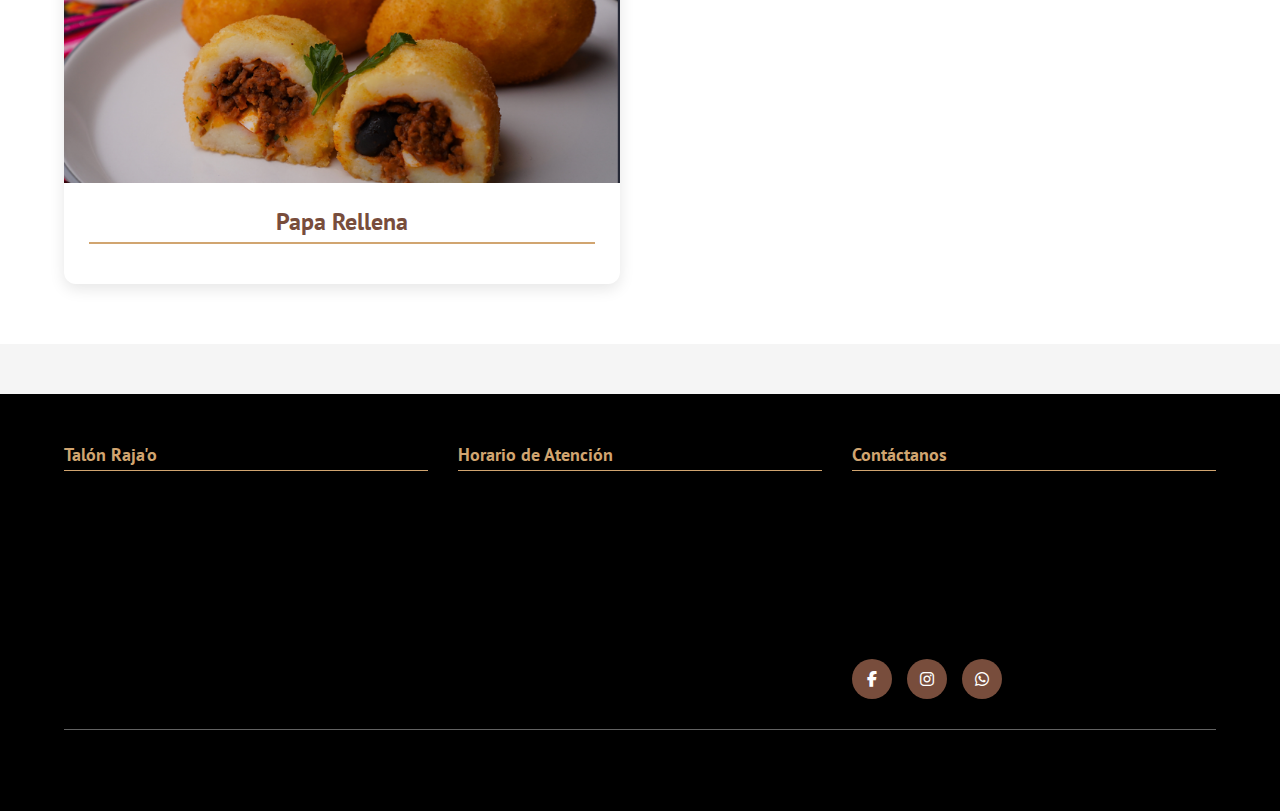
<file: entradas.html>
<!DOCTYPE html>
<html lang="es">
<head>
    <meta charset="UTF-8" />
    <meta name="viewport" content="width=device-width, initial-scale=1.0" />
    <title>Talón Raja'o - Comida Tradicional</title>
    <link href="https://fonts.googleapis.com/css2?family=Kaushan+Script&family=Open+Sans:ital,wght@0,300..800;1,300..800&family=PT+Sans:wght@400;700&display=swap" rel="stylesheet">
    <link rel="stylesheet" href="https://cdnjs.cloudflare.com/ajax/libs/font-awesome/6.4.0/css/all.min.css">
    <link rel="stylesheet" href="css/style.css">
</head>
<body>
    <a href="index.html">
        <header class="header">
            <div class="box-shadow"></div>
            <div class="contenedor">
                <div class="barra">
                    <a href="index.html" class="logo">
                    </a>

                <!--  <nav class="navegacion">
                        <a href="entradas.html" class="navegacion__enlace">Entradas Adicionales</a>
                        <a href="desayuno.html" class="navegacion__enlace">Desayuno Chinchano</a>
                        <a href="dulcestipico.html" class="navegacion__enlace">Dulces Típicos</a>
                        <a href="tragos.html" class="navegacion__enlace">Bebidas Típicas</a>
                    </nav> -->
                </div>
                
                <div class="header__texto">
                    <!-- <h2 class="no-margin">Auténtica Comida Tradicional</h2>
                    <p class="header__slogan">Sabores que evocan recuerdos y crean momentos</p>
                    <a href="#platos" class="btn">Ver Especialidades</a> -->
                </div>
            </div>
        </header>
    </a>

    <section class="seccion">
       
    </section>

  
         <section id="platos" class="seccion seccion--clara">
        <div class="contenedor">
            <h2 class="centrar-texto">Entradas</h2>
            
            <div class="contenido-principal">
                <article class="entrada">
                    <div class="entrada__imagen">
                        <img src="img/Entradas/Causa Acevichada3.png"Causa Acevichada" loading="lazy" />
                    </div>
                    <div class="entrada__contenido">
                        <h3 class="entrada__titulo no-margin centrar-texto">Causa Acevichada</h3>
                      <!--   <p class="entrada__texto alinear-justificar">
                            La carapulcra con sopa seca ofrece una experiencia gastronómica rica y satisfactoria, con la combinación de texturas y sabores de ambos platos, 
                            la textura robusta de la carapulcra y la complejidad y el equilibrio de la sopa seca. Esta combinación no solo es un festín para el paladar, 
                            sino también un reflejo de la rica herencia cultural y culinaria de la Provincia de Chincha.
                        </p> -->
                    </div>
                </article>

                <article class="entrada">
                    <div class="entrada__imagen">
                        <img src="img/Entradas/Papa Huancaina2.png" alt="Papa a la Huancaina" loading="lazy" />
                    </div>
                    <div class="entrada__contenido">
                        <h3 class="entrada__titulo no-margin centrar-texto">Papa a la Huancaina</h3>
                      <!--   <p class="entrada__texto alinear-justificar">
                            La pachamanca tiene un sabor profundo y complejo debido a la combinación de diversas hierbas, especias y el método de cocción lento. La carne queda tierna y jugosa, mientras que los vegetales absorben los sabores de las hierbas y especias. Los ingredientes típicos incluyen carnes como cerdo, pollo, cordero, o res, papas, 
                            camotes, choclo, queso y a veces habas. Las carnes y vegetales se sazonan con una mezcla de especias, hierbas, y ajíes para darles sabor.
                        </p> -->
                       <!--  <span class="precio">S/ 35.00</span>
                        <a href="#" class="btn">Ordenar Ahora</a> -->
                    </div>
                </article>

                <article class="entrada">
                    <div class="entrada__imagen">
                        <img src="img/Entradas/Papa Rellena2.png" alt="Papa Rellena" loading="lazy" />
                    </div>
                    <div class="entrada__contenido">
                        <h3 class="entrada__titulo no-margin centrar-texto">Papa Rellena</h3>
                       <!--  <p class="entrada__texto alinear-justificar">
                            La pachamanca tiene un sabor profundo y complejo debido a la combinación de diversas hierbas, especias y el método de cocción lento. La carne queda tierna y jugosa, mientras que los vegetales absorben los sabores de las hierbas y especias. Los ingredientes típicos incluyen carnes como cerdo, pollo, cordero, o res, papas, 
                            camotes, choclo, queso y a veces habas. Las carnes y vegetales se sazonan con una mezcla de especias, hierbas, y ajíes para darles sabor.
                        </p> -->
                       <!--  <span class="precio">S/ 35.00</span>
                        <a href="#" class="btn">Ordenar Ahora</a> -->
                    </div>
                </article>
            </div>
        </div>
    </section>
     <footer class="footer">
        <div class="contenedor">
            <div class="footer__contenido">
                <div class="footer__seccion">
                    <h4>Talón Raja'o</h4>
                    <p>Auténtica comida tradicional preparada con recetas ancestrales y los mejores ingredientes.</p>
                </div>
                
            <!--     <div class="footer__seccion">
                    <h4>Enlaces Rápidos</h4>
                    <a href="index.html" class="footer__enlace">Inicio</a>
                    <a href="nosotros.html" class="footer__enlace">Nosotros</a>
                    <a href="menu.html" class="footer__enlace">Menú Completo</a>
                    <a href="contacto.html" class="footer__enlace">Contacto</a>
                </div> -->
                
                <div class="footer__seccion">
                    <h4>Horario de Atención</h4>
                    <p>Viernes y Sábado: 12:00 am - 4:00 pm</p>
                   
                </div>
                
                <div class="footer__seccion">
                    <h4>Contáctanos</h4>
                    <p><i class="fas fa-map-marker-alt"></i> Av. Argentina N° 778 C.C El Reloj 3er Piso Puesto 3014/ Frente a las Malvinas, al frente de la canchas de Fulbito</p>
                    <p><i class="fas fa-phone"></i> 903150565 - 935378556</p>
                    <p><i class="fas fa-envelope"></i> amcproducts.ventas@gmail.com</p>
                    
                    <div class="footer__redes">
                        <a href="https://www.facebook.com/profile.php?id=61564654903970&mibextid=qi2Omg&rdid=HOniZevAsXAgO3O5&share_url=https%3A%2F%2Fwww.facebook.com%2Fshare%2FE2smDupSU3duQyJ4%2F%3Fmibextid%3Dqi2Omg"><i class="fab fa-facebook-f"></i></a>
                        <a href="https://www.instagram.com/amcproduts?utm_source=qr&igsh=MTFsaTM4eG1rd3JwZw=="><i class="fab fa-instagram"></i></a>
                        <a href="https://wa.me/903150565"><i class="fab fa-whatsapp"></i></a>
                    </div>
                </div>
            </div>
            
            <div class="footer__copyright">
                <p>&copy; 2025 Talón Raja'o - Todos los derechos reservados</p>
            </div>
        </div>
    </footer>

   
</body>
</html>
</file>
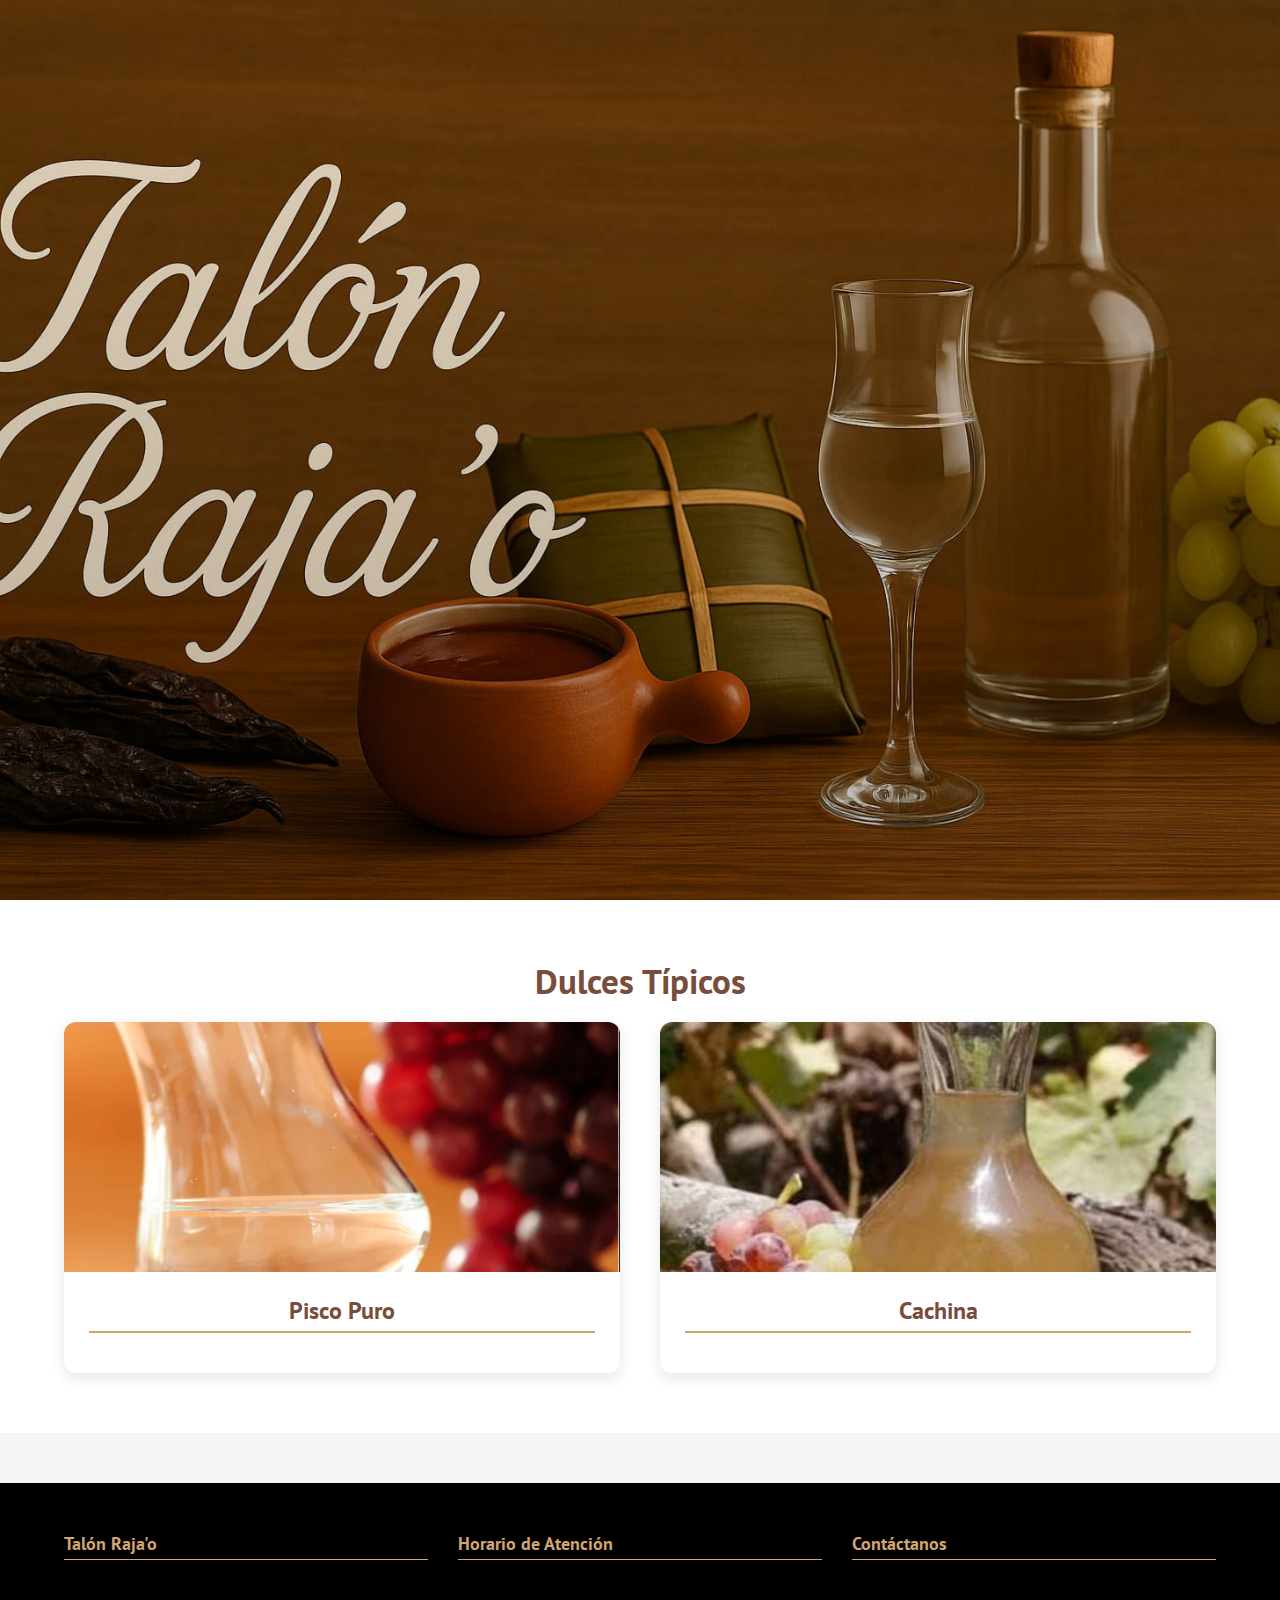
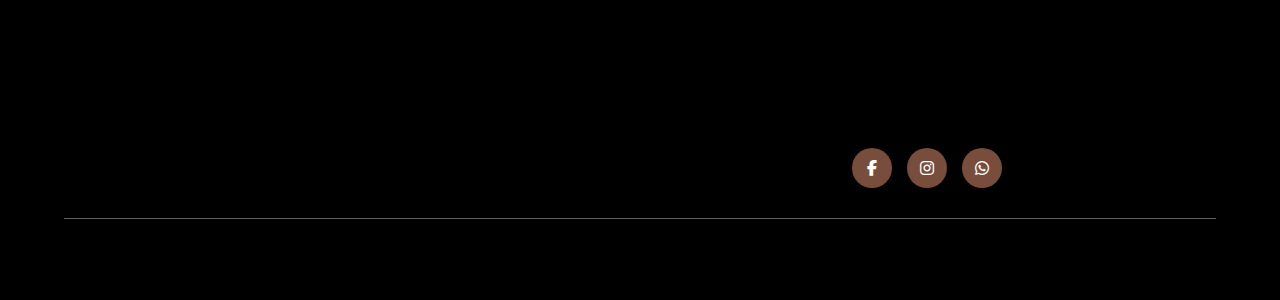
<file: tragos.html>
<!DOCTYPE html>
<html lang="es">
<head>
    <meta charset="UTF-8" />
    <meta name="viewport" content="width=device-width, initial-scale=1.0" />
    <title>Talón Raja'o - Comida Tradicional</title>
    <link href="https://fonts.googleapis.com/css2?family=Kaushan+Script&family=Open+Sans:ital,wght@0,300..800;1,300..800&family=PT+Sans:wght@400;700&display=swap" rel="stylesheet">
    <link rel="stylesheet" href="https://cdnjs.cloudflare.com/ajax/libs/font-awesome/6.4.0/css/all.min.css">
    <link rel="stylesheet" href="css/style.css">
</head>
<body>
    <header class="header">
        <a href="index.html">
            <div class="box-shadow"></div>
            <div class="contenedor">
                <div class="barra">
                    <a href="index.html" class="logo">
                    </a>

                <!--  <nav class="navegacion">
                        <a href="entradas.html" class="navegacion__enlace">Entradas Adicionales</a>
                        <a href="desayuno.html" class="navegacion__enlace">Desayuno Chinchano</a>
                        <a href="dulcestipico.html" class="navegacion__enlace">Dulces Típicos</a>
                        <a href="tragos.html" class="navegacion__enlace">Bebidas Típicas</a>
                    </nav> -->
                </div>
                
                <div class="header__texto">
                <!--  <h2 class="no-margin">Auténtica Comida Tradicional</h2>
                    <p class="header__slogan">Sabores que evocan recuerdos y crean momentos</p>
                    <a href="#platos" class="btn">Ver Especialidades</a> -->
                </div>
            </div>
        </a>
    </header>

    <section id="platos" class="seccion seccion--clara">
         <div class="contenedor">
            <h2 class="centrar-texto">Dulces Típicos</h2>
            
            <div class="contenido-principal">
                <article class="entrada">
                    <div class="entrada__imagen">
                        <img src="img/Tragos/pisco.png" alt="Pisco Puro" loading="lazy" />
                    </div>
                    <div class="entrada__contenido">
                        <h3 class="entrada__titulo no-margin centrar-texto">Pisco Puro</h3>
                      <!--   <p class="entrada__texto alinear-justificar">
                            La carapulcra con sopa seca ofrece una experiencia gastronómica rica y satisfactoria, con la combinación de texturas y sabores de ambos platos, 
                            la textura robusta de la carapulcra y la complejidad y el equilibrio de la sopa seca. Esta combinación no solo es un festín para el paladar, 
                            sino también un reflejo de la rica herencia cultural y culinaria de la Provincia de Chincha.
                        </p> -->
                    <!--     <span class="precio">S/ 25.00</span>
                        <a href="#" class="btn">Ordenar Ahora</a> -->
                    </div>
                </article>

                <article class="entrada">
                    <div class="entrada__imagen">
                        <img src="img/Tragos/cachina.jpg" alt="Cachina" loading="lazy" />
                    </div>
                    <div class="entrada__contenido">
                        <h3 class="entrada__titulo no-margin centrar-texto">Cachina</h3>
                      <!--   <p class="entrada__texto alinear-justificar">
                            La pachamanca tiene un sabor profundo y complejo debido a la combinación de diversas hierbas, especias y el método de cocción lento. La carne queda tierna y jugosa, mientras que los vegetales absorben los sabores de las hierbas y especias. Los ingredientes típicos incluyen carnes como cerdo, pollo, cordero, o res, papas, 
                            camotes, choclo, queso y a veces habas. Las carnes y vegetales se sazonan con una mezcla de especias, hierbas, y ajíes para darles sabor.
                        </p> -->
                       <!--  <span class="precio">S/ 35.00</span>
                        <a href="#" class="btn">Ordenar Ahora</a> -->
                    </div>
                </article>
            </div>
        </div>
    </section>

   <footer class="footer">
        <div class="contenedor">
            <div class="footer__contenido">
                <div class="footer__seccion">
                    <h4>Talón Raja'o</h4>
                    <p>Auténtica comida tradicional preparada con recetas ancestrales y los mejores ingredientes.</p>
                </div>
                
            <!--     <div class="footer__seccion">
                    <h4>Enlaces Rápidos</h4>
                    <a href="index.html" class="footer__enlace">Inicio</a>
                    <a href="nosotros.html" class="footer__enlace">Nosotros</a>
                    <a href="menu.html" class="footer__enlace">Menú Completo</a>
                    <a href="contacto.html" class="footer__enlace">Contacto</a>
                </div> -->
                
                <div class="footer__seccion">
                    <h4>Horario de Atención</h4>
                    <p>Viernes y Sábado: 12:00 am - 4:00 pm</p>
                   
                </div>
                
                <div class="footer__seccion">
                    <h4>Contáctanos</h4>
                    <p><i class="fas fa-map-marker-alt"></i> Av. Argentina N° 778 C.C El Reloj 3er Piso Puesto 3014/ Frente a las Malvinas, al frente de la canchas de Fulbito</p>
                    <p><i class="fas fa-phone"></i> 903150565 - 935378556</p>
                    <p><i class="fas fa-envelope"></i> amcproducts.ventas@gmail.com</p>
                    
                    <div class="footer__redes">
                        <a href="https://www.facebook.com/profile.php?id=61564654903970&mibextid=qi2Omg&rdid=HOniZevAsXAgO3O5&share_url=https%3A%2F%2Fwww.facebook.com%2Fshare%2FE2smDupSU3duQyJ4%2F%3Fmibextid%3Dqi2Omg"><i class="fab fa-facebook-f"></i></a>
                        <a href="https://www.instagram.com/amcproduts?utm_source=qr&igsh=MTFsaTM4eG1rd3JwZw=="><i class="fab fa-instagram"></i></a>
                        <a href="https://wa.me/903150565"><i class="fab fa-whatsapp"></i></a>
                    </div>
                </div>
            </div>
            
            <div class="footer__copyright">
                <p>&copy; 2025 Talón Raja'o - Todos los derechos reservados</p>
            </div>
        </div>
    </footer>
</body>
</html>
</file>
<file: css/style.css>
:root {
    --fuenteHeadings: "PT Sans", sans-serif;
    --fuenteParrafos: "Open Sans", sans-serif;
    --fuenteTituloPrincipal: "Kaushan Script", sans-serif;
    --primario: #784d3c;
    --secundario: #d1a570;
    --acento: #e31837;
    --blanco: #ffffff;
    --negro: #000000;
    --gris: #d1d0d0;
    --gris-200: #626262;
    --gris-claro: #f5f5f5;
}

html {
    box-sizing: border-box;
    font-size: 62.5%; /* 1 rem es 10 px */
}

*,
*:before,
*:after {
    box-sizing: inherit;
}

body {
    font-family: var(--fuenteParrafos);
    font-size: 1.6rem;
    line-height: 1.6;
    color: var(--negro);
    background-color: var(--gris-claro);
    margin: 0;
    padding: 0;
}

p {
    font-size: 1.6rem;
    color: var(--negro);
    margin: 0 0 1.5rem 0;
}

.contenedor {
    max-width: 120rem;
    width: 90%;
    margin: 0 auto;
    position: relative;
    z-index: 2;
}

a {
    text-decoration: none;
    color: var(--primario);
    transition: color 0.3s ease;
}

a:hover {
    color: var(--acento);
}

h1, h2, h3, h4 {
    font-family: var(--fuenteHeadings);
    margin: 0 0 2rem 0;
    line-height: 1.2;
}

h1 {
    font-size: 5rem;
}

h2 {
    font-size: 3.5rem;
    color: var(--primario);
}

h3 {
    font-size: 2.8rem;
}

h4 {
    font-size: 2.2rem;
}

.font-kaushan {
    font-family: var(--fuenteTituloPrincipal);
    font-size: 5rem;
    color: var(--blanco);
    text-shadow: 2px 2px 4px rgba(0, 0, 0, 0.5);
}

/* Utilidades */
.no-margin {
    margin: 0;
}

.no-padding {
    padding: 0;
}

.centrar-texto {
    text-align: center;
}

.alinear-justificar {
    text-align: justify;
}

/* Header */
.header 
{
  
    background-image: url('../img/Logo/logo1.jpg');
    background-size: cover;        
    background-repeat: no-repeat;  
    height: 100vh;                 
    width: 100%;

}

.box-shadow {
    position: absolute;
    left: 0;
    right: 0;
    top: 0;
    bottom: 0;
    opacity: 0.4;
    background: linear-gradient(to bottom, rgba(0,0,0,0.2) 0%, rgba(0,0,0,0.6) 100%);
    width: 100%;
    height: 100%;
}

.barra {
    display: flex;
    justify-content: space-between;
    align-items: center;
    flex-wrap: wrap;
    padding: 1rem 0;
}

.header__texto {
    text-align: center;
    color: var(--blanco);
    margin: auto 0;
    padding: 4rem 0;
}

.header__slogan {
    font-size: 2.2rem;
    font-style: italic;
    color: var(--secundario);
    margin-top: 1rem;
    text-shadow: 1px 1px 3px rgba(0, 0, 0, 0.6);
}

/* Navegación  */
.navegacion {
    display: flex;
    flex-wrap: wrap;
    gap: 1.5rem;
    background: rgba(255, 255, 255, 0.1);
    backdrop-filter: blur(10px);
    padding: 1.5rem;
    border-radius: 10px;
    margin-top: 2rem;
}

.navegacion__enlace {
    display: block;
    color: var(--blanco);
    font-size: 1.6rem;
    font-weight: 600;
    padding: 0.8rem 1.5rem;
    border-radius: 30px;
    transition: all 0.3s ease;
}

.navegacion__enlace:hover {
    background: var(--secundario);
    color: var(--negro);
    transform: translateY(-2px);
}

/* Secciones */
.seccion {
    padding: 6rem 0;
}

.seccion--clara {
    background-color: var(--blanco);
}

/* Categorías destacadas */
.categorias {
    display: grid;
    grid-template-columns: repeat(auto-fit, minmax(250px, 1fr));
    gap: 2rem;
    margin: 4rem 0;
}

.categoria {
    background: linear-gradient(to right, var(--primario), var(--secundario));
    color: var(--blanco);
    padding: 2.5rem;
    border-radius: 10px;
    text-align: center;
    transition: all 0.3s ease;
}

.categoria:hover {
    transform: translateY(-5px);
    box-shadow: 0 10px 20px rgba(0, 0, 0, 0.2);
}

.categoria__icono {
    font-size: 3.5rem;
    margin-bottom: 1.5rem;
}

.categoria__titulo {
    font-size: 2rem;
    margin-bottom: 1rem;
}

.categoria__desc {
    font-size: 1.4rem;
    opacity: 0.9;
}

/* Contenido principal  */
.contenido-principal {
    display: grid;
    grid-template-columns: 1fr;
    gap: 4rem;
}

@media (min-width: 768px) {
    .contenido-principal {
        grid-template-columns: 1fr 1fr;
    }
}

.entrada {
    background: var(--blanco);
    border-radius: 12px;
    overflow: hidden;
    box-shadow: 0 5px 15px rgba(0, 0, 0, 0.1);
    transition: transform 0.3s ease, box-shadow 0.3s ease;
}

.entrada:hover {
    transform: translateY(-10px);
    box-shadow: 0 15px 30px rgba(0, 0, 0, 0.15);
}

.entrada__imagen {
    height: 25rem;
    overflow: hidden;
}

.entrada__imagen img {
    width: 100%;
    height: 100%;
    object-fit: cover;
    transition: transform 0.5s ease;
}

.entrada:hover .entrada__imagen img {
    transform: scale(1.05);
}

.entrada__contenido {
    padding: 2.5rem;
}

.entrada__titulo {
    color: var(--primario);
    font-size: 2.4rem;
    margin-bottom: 1.5rem;
    border-bottom: 2px solid var(--secundario);
    padding-bottom: 0.5rem;
}

.entrada__texto {
    font-size: 1.6rem;
    line-height: 1.7;
}

.precio {
    display: block;
    font-size: 2rem;
    color: var(--acento);
    font-weight: bold;
    margin-top: 1.5rem;
}

/* Botones */
.btn {
    display: inline-block;
    background: var(--acento);
    color: var(--blanco);
    padding: 1.2rem 2.5rem;
    border-radius: 30px;
    font-weight: 600;
    text-transform: uppercase;
    transition: all 0.3s ease;
    border: none;
    cursor: pointer;
    font-size: 1.4rem;
}

.btn:hover {
    background: var(--primario);
    transform: translateY(-3px);
    box-shadow: 0 5px 15px rgba(0, 0, 0, 0.2);
}

/* Footer mejorado */
.footer {
    background-color: var(--negro);
    color: var(--blanco);
    padding: 5rem 0 2rem;
    margin-top: 5rem;
}

.footer__contenido {
    display: grid;
    grid-template-columns: repeat(auto-fit, minmax(250px, 1fr));
    gap: 3rem;
    margin-bottom: 3rem;
}

.footer__seccion h4 {
    color: var(--secundario);
    font-size: 1.8rem;
    margin-bottom: 1.5rem;
    border-bottom: 1px solid var(--secundario);
    padding-bottom: 0.5rem;
}

.footer__enlace {
    display: block;
    color: var(--gris);
    margin-bottom: 1rem;
    transition: color 0.3s ease;
}

.footer__enlace:hover {
    color: var(--secundario);
}

.footer__redes {
    display: flex;
    gap: 1.5rem;
    margin-top: 1.5rem;
}

.footer__redes a {
    color: var(--blanco);
    background: var(--primario);
    width: 4rem;
    height: 4rem;
    border-radius: 50%;
    display: flex;
    align-items: center;
    justify-content: center;
    transition: all 0.3s ease;
}

.footer__redes a:hover {
    background: var(--secundario);
    transform: translateY(-3px);
}

.footer__copyright {
    text-align: center;
    padding-top: 2rem;
    border-top: 1px solid var(--gris-200);
    font-size: 1.4rem;
    color: var(--gris);
}

/* Responsive */
@media (max-width: 768px) {
    .header {
        height: auto;
        min-height: 40rem;
    }
    
    .font-kaushan {
        font-size: 3.5rem;
    }
    
    h1 {
        font-size: 3.5rem;
    }
    
    .barra {
        flex-direction: column;
    }
    
    .navegacion {
        flex-direction: column;
        width: 100%;
        margin-top: 2rem;
    }
    
    .entrada__imagen {
        height: 20rem;
    }
    
    .categorias {
        grid-template-columns: 1fr;
    }
    
    .footer__contenido {
        grid-template-columns: 1fr;
    }
}

@media (max-width: 480px) {
    .header__texto {
        padding: 2rem 0;
    }
    
    .header__slogan {
        font-size: 1.8rem;
    }
    
    h2 {
        font-size: 2.8rem;
    }
    
    .seccion {
        padding: 4rem 0;
    }
    
    .entrada__contenido {
        padding: 1.5rem;
    }
    
    .btn {
        padding: 1rem 2rem;
        font-size: 1.2rem;
    }
}
</file>
